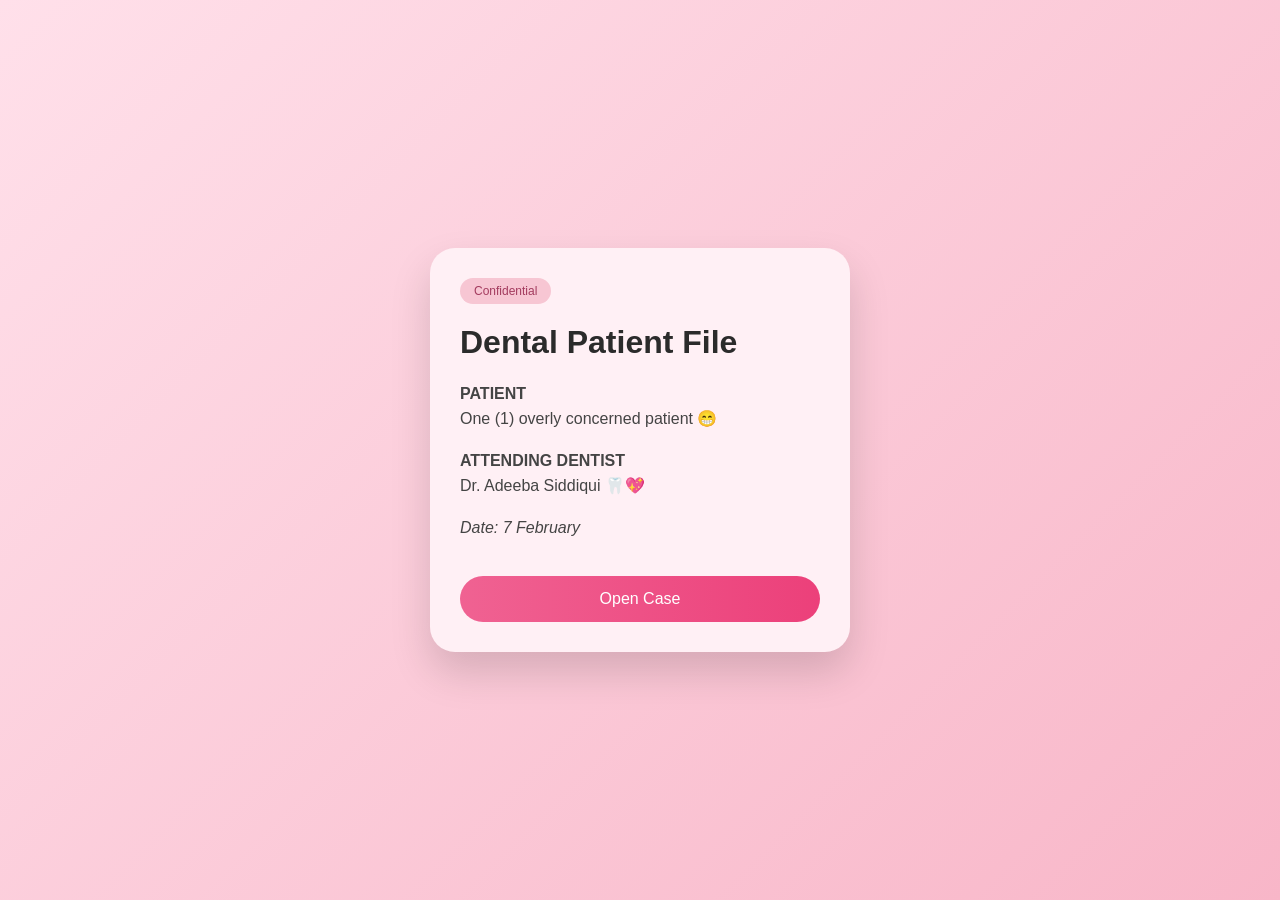
<file: index.html>
<!DOCTYPE html>
<html lang="en">
<head>
  <meta charset="UTF-8">
  <title>Dental Patient File</title>
  <meta name="viewport" content="width=device-width, initial-scale=1.0">

  <!-- CSS -->
  <link rel="stylesheet" href="style.css">
</head>
<body>

  <div class="card">
    <span class="badge">Confidential</span>
    <h1>Dental Patient File</h1>

    <p><strong>PATIENT</strong><br>
      One (1) overly concerned patient 😁
    </p>

    <p><strong>ATTENDING DENTIST</strong><br>
      Dr. Adeeba Siddiqui 🦷💖
    </p>

    <p><em>Date: 7 February</em></p>

    <button onclick="next('complaint.html')">Open Case</button>
  </div>

  <script src="script.js"></script>
</body>
</html>
</file>
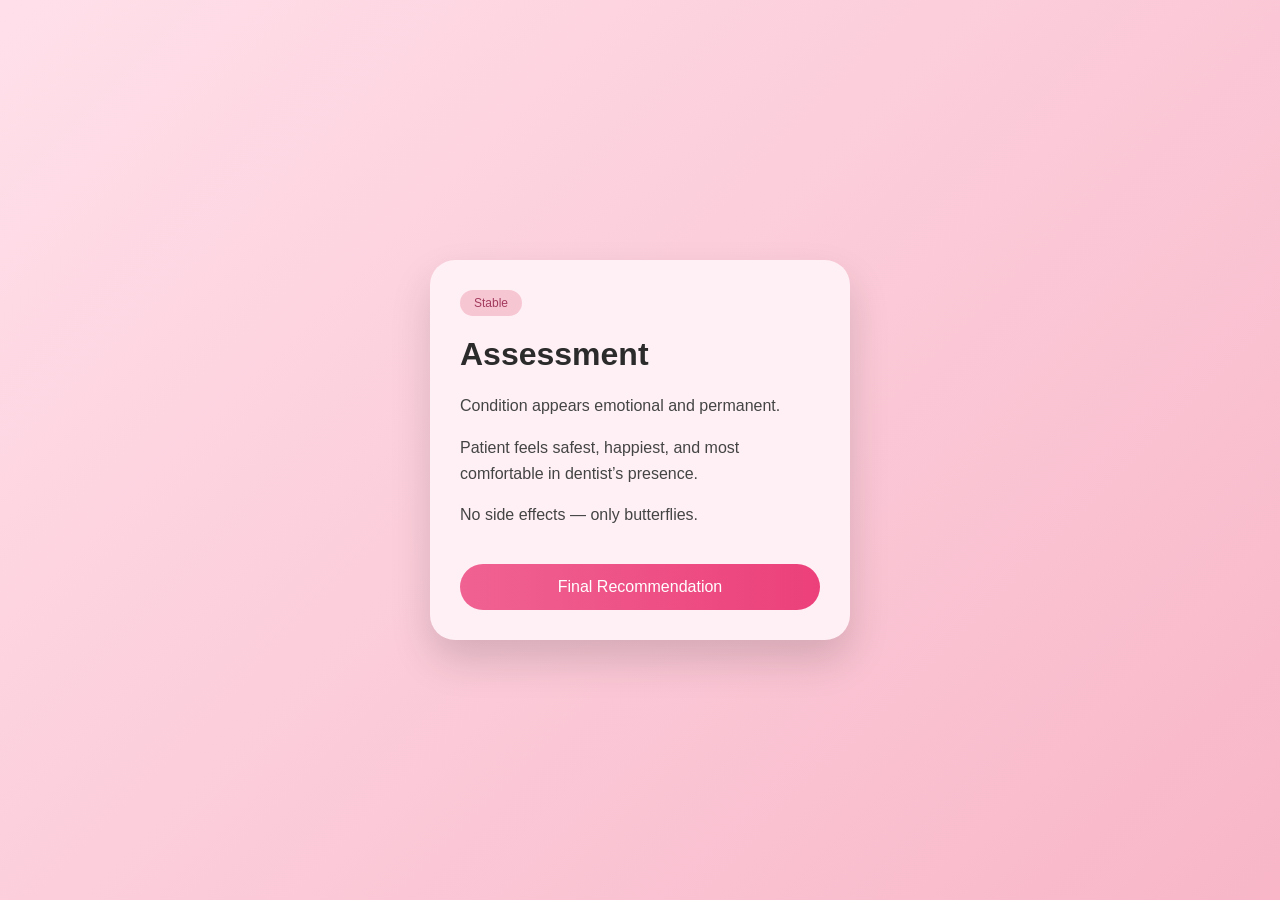
<file: assessment.html>
<!DOCTYPE html>
<html lang="en">
<head>
  <meta charset="UTF-8">
  <title>Assessment</title>
  <meta name="viewport" content="width=device-width, initial-scale=1.0">
  <link rel="stylesheet" href="style.css">
</head>
<body>

  <div class="card">
    <span class="badge">Stable</span>
    <h1>Assessment</h1>

    <p>
      Condition appears emotional and permanent.
    </p>

    <p>
      Patient feels safest, happiest,
      and most comfortable in dentist’s presence.
    </p>

    <p>
      No side effects — only butterflies.
    </p>

    <button onclick="next('final.html')">Final Recommendation</button>
  </div>

  <script src="script.js"></script>
</body>
</html>
</file>
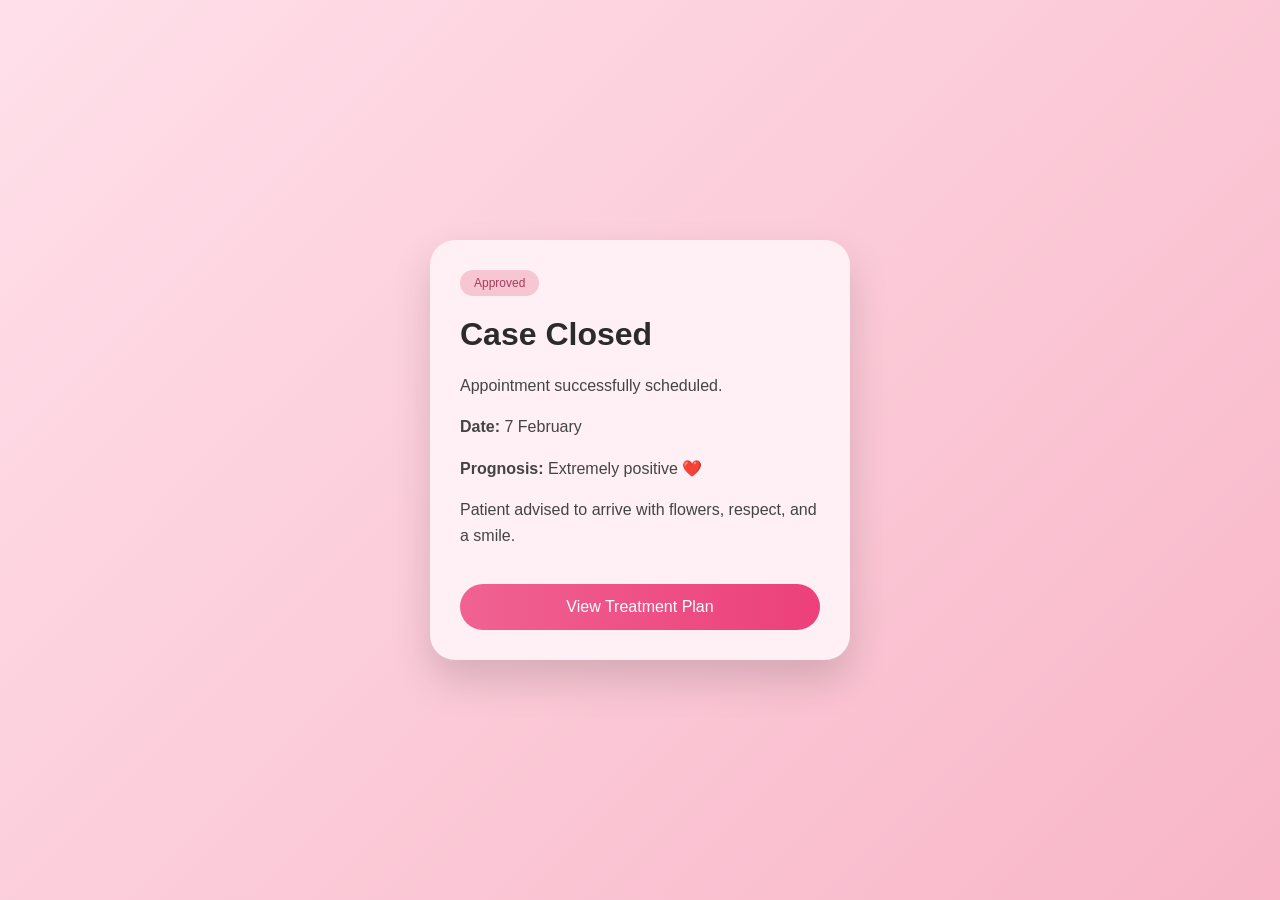
<file: closed.html>
<!DOCTYPE html>
<html lang="en">
<head>
  <meta charset="UTF-8">
  <title>Case Closed</title>
  <meta name="viewport" content="width=device-width, initial-scale=1.0">
  <link rel="stylesheet" href="style.css">
</head>
<body>

  <div class="card">
    <span class="badge">Approved</span>
    <h1>Case Closed</h1>

    <p>
      Appointment successfully scheduled.
    </p>

    <p><strong>Date:</strong> 7 February</p>

    <p>
      <strong>Prognosis:</strong> Extremely positive ❤️
    </p>

    <p>
      Patient advised to arrive
      with flowers, respect, and a smile.
    </p>

    <button onclick="alert('Next Visit: 7 February 💖')">
      View Treatment Plan
    </button>
  </div>

</body>
</html>
</file>
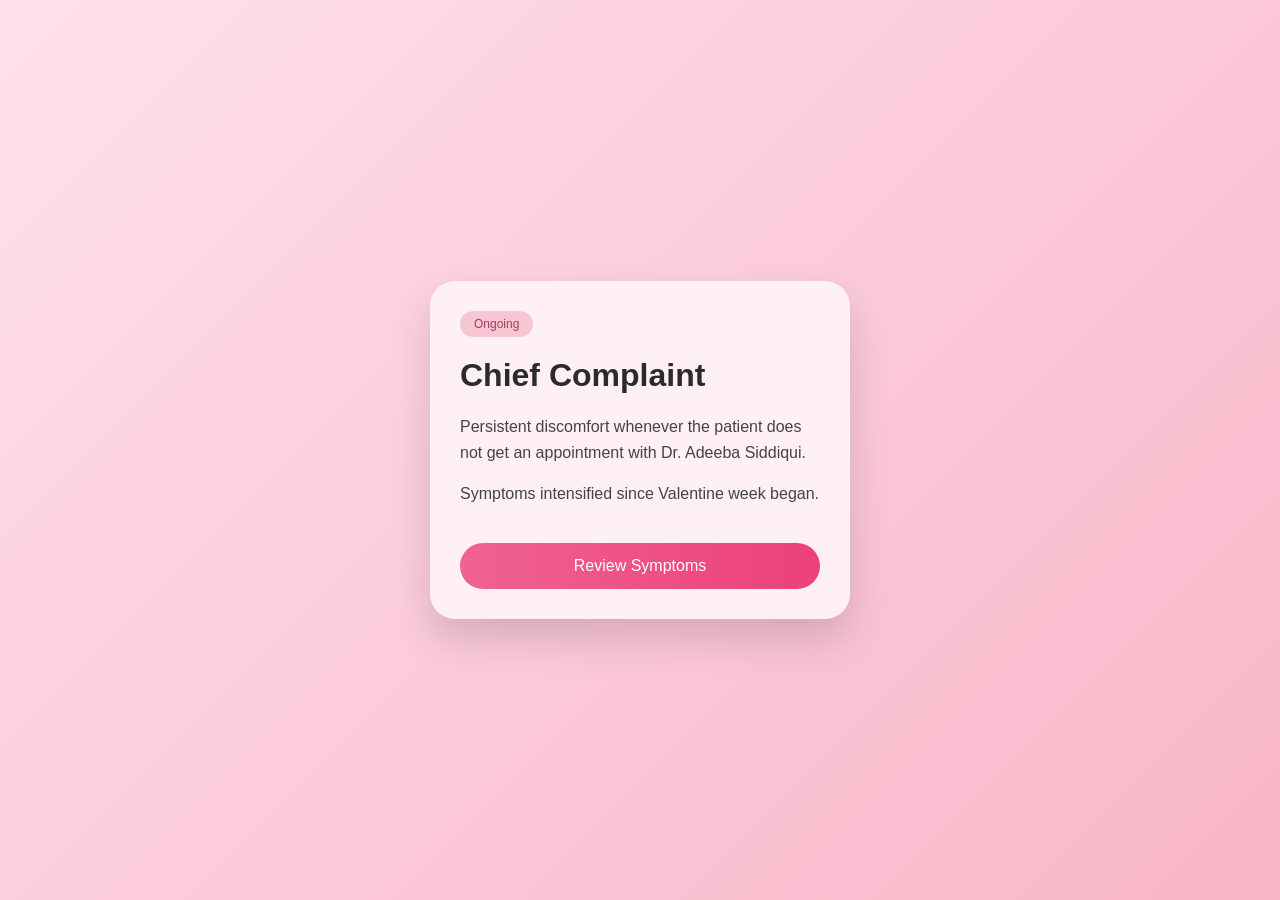
<file: complaint.html>
<!DOCTYPE html>
<html lang="en">
<head>
  <meta charset="UTF-8">
  <title>Chief Complaint</title>
  <meta name="viewport" content="width=device-width, initial-scale=1.0">
  <link rel="stylesheet" href="style.css">
</head>
<body>

  <div class="card">
    <span class="badge">Ongoing</span>
    <h1>Chief Complaint</h1>

    <p>
      Persistent discomfort whenever the patient
      does not get an appointment with
      Dr. Adeeba Siddiqui.
    </p>

    <p>
      Symptoms intensified since Valentine week began.
    </p>

    <button onclick="next('symptoms.html')">Review Symptoms</button>
  </div>

  <script src="script.js"></script>
</body>
</html>
</file>
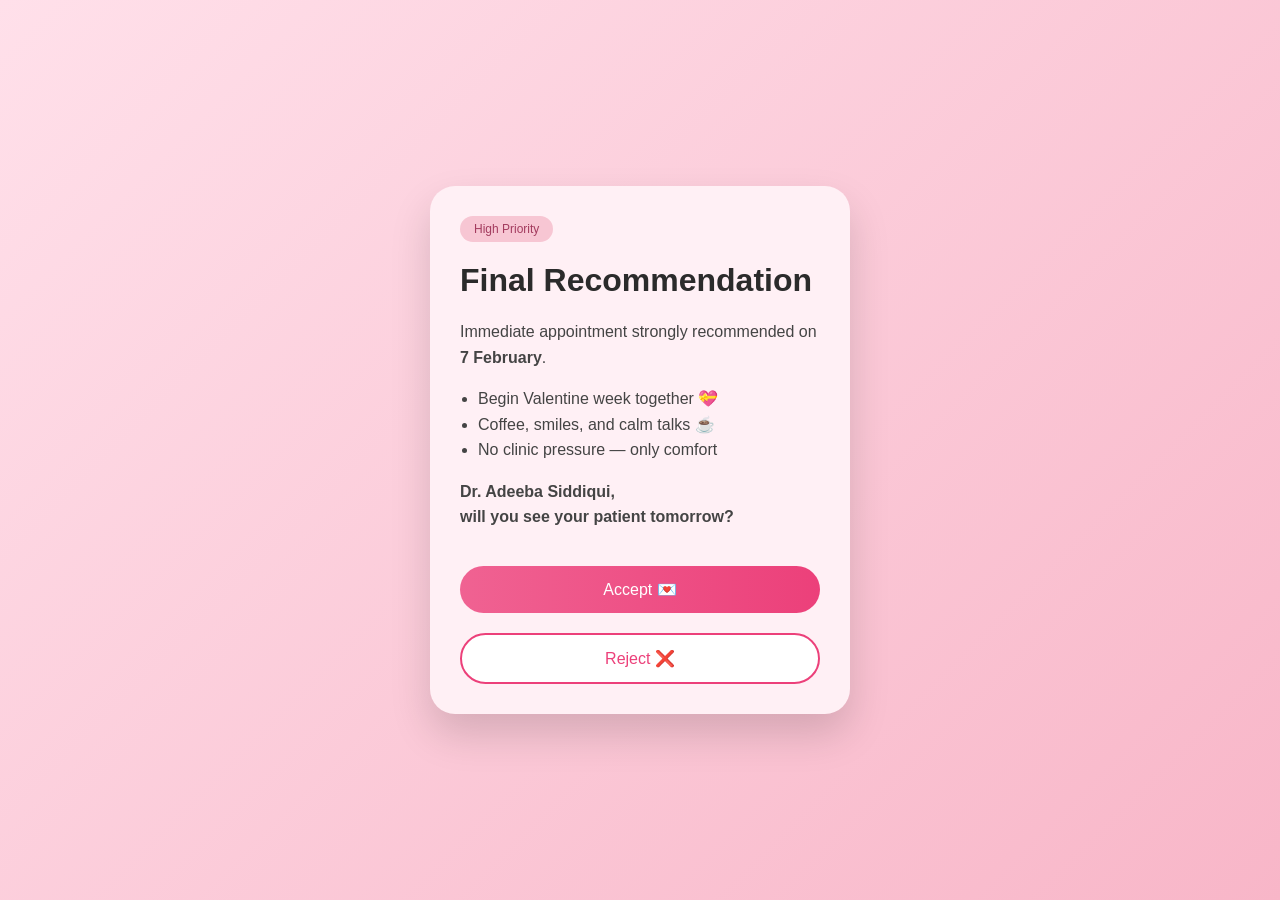
<file: final.html>
<!DOCTYPE html>
<html lang="en">
<head>
  <meta charset="UTF-8">
  <title>Final Recommendation</title>
  <meta name="viewport" content="width=device-width, initial-scale=1.0">
  <link rel="stylesheet" href="style.css">
</head>
<body>

  <div class="card">
    <span class="badge">High Priority</span>
    <h1>Final Recommendation</h1>

    <p>
      Immediate appointment strongly recommended
      on <strong>7 February</strong>.
    </p>

    <ul>
      <li>Begin Valentine week together 💝</li>
      <li>Coffee, smiles, and calm talks ☕</li>
      <li>No clinic pressure — only comfort</li>
    </ul>

    <p><strong>
      Dr. Adeeba Siddiqui,<br>
      will you see your patient tomorrow?
    </strong></p>

    <button onclick="next('closed.html')">Accept 💌</button>
    <button class="secondary" onclick="alert('Appointment postponed 😔')">Reject ❌</button>
  </div>

  <script src="script.js"></script>
</body>
</html>
</file>
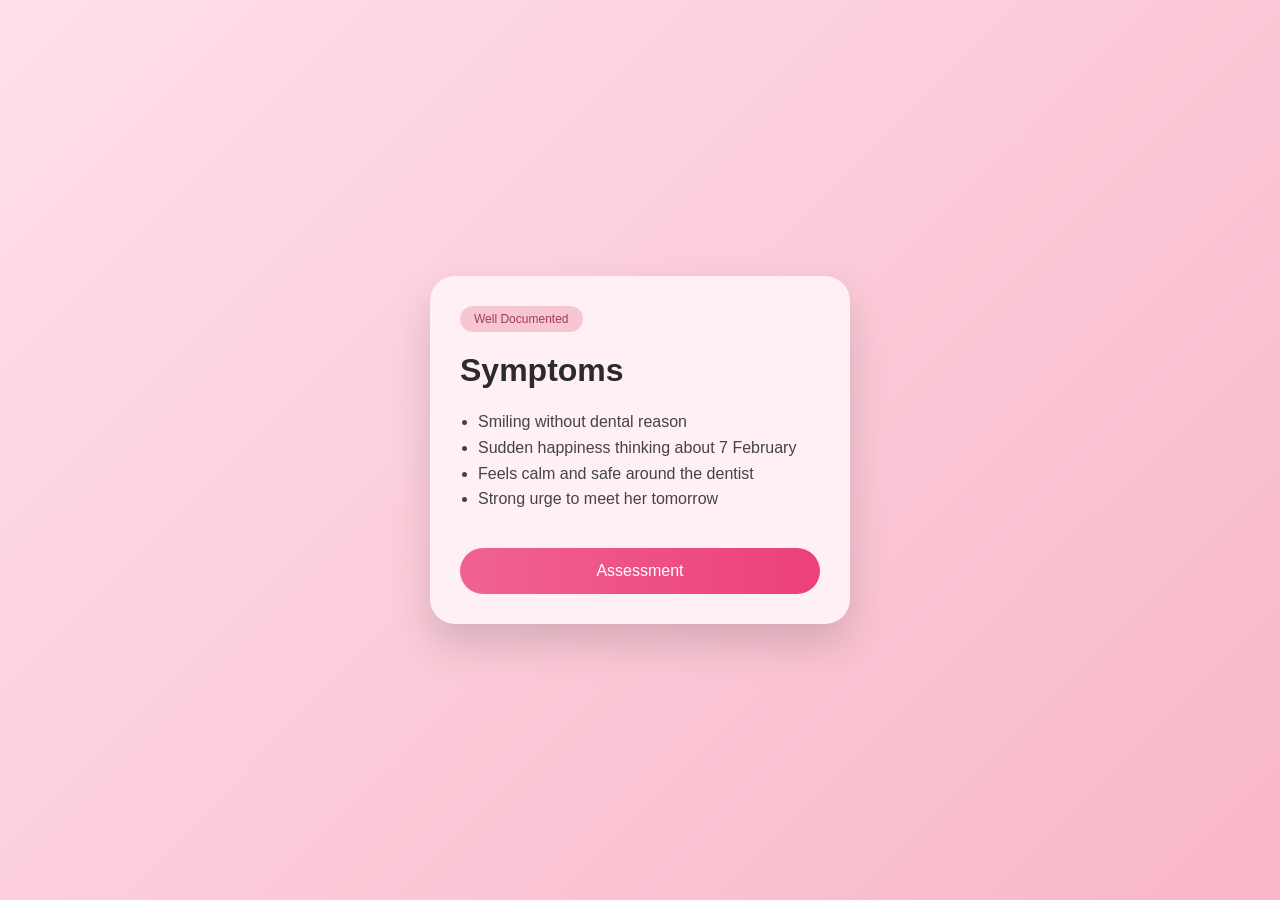
<file: symptoms.html>
<!DOCTYPE html>
<html lang="en">
<head>
  <meta charset="UTF-8">
  <title>Symptoms</title>
  <meta name="viewport" content="width=device-width, initial-scale=1.0">
  <link rel="stylesheet" href="style.css">
</head>
<body>

  <div class="card">
    <span class="badge">Well Documented</span>
    <h1>Symptoms</h1>

    <ul>
      <li>Smiling without dental reason</li>
      <li>Sudden happiness thinking about 7 February</li>
      <li>Feels calm and safe around the dentist</li>
      <li>Strong urge to meet her tomorrow</li>
    </ul>

    <button onclick="next('assessment.html')">Assessment</button>
  </div>

  <script src="script.js"></script>
</body>
</html>
</file>
<file: style.css>
/* Reset */
* {
  box-sizing: border-box;
  font-family: "Poppins", Arial, sans-serif;
}

html, body {
  margin: 0;
  padding: 0;
  width: 100%;
  height: 100%;
}

/* Full background */
body {
  min-height: 100vh;
  background: linear-gradient(135deg, #ffe0ea, #f8b6c8);
  display: flex;
  justify-content: center;
  align-items: center;
}

/* Card */
.card {
  background: #fff0f5;
  width: 90%;
  max-width: 420px;
  padding: 30px;
  border-radius: 25px;
  box-shadow: 0 20px 40px rgba(0, 0, 0, 0.15);
}

/* Badge */
.badge {
  display: inline-block;
  background: #f7c6d3;
  color: #a33b5e;
  padding: 6px 14px;
  border-radius: 20px;
  font-size: 12px;
  margin-bottom: 10px;
}

/* Headings */
h1 {
  margin-top: 10px;
  margin-bottom: 20px;
  color: #2b2b2b;
}

/* Text */
p, li {
  color: #444;
  line-height: 1.6;
}

/* List */
ul {
  padding-left: 18px;
}

/* Buttons */
button {
  width: 100%;
  padding: 14px;
  margin-top: 20px;
  border: none;
  border-radius: 30px;
  font-size: 16px;
  background: linear-gradient(to right, #f06292, #ec407a);
  color: white;
  cursor: pointer;
}

button.secondary {
  background: white;
  color: #ec407a;
  border: 2px solid #ec407a;
}
</file>
